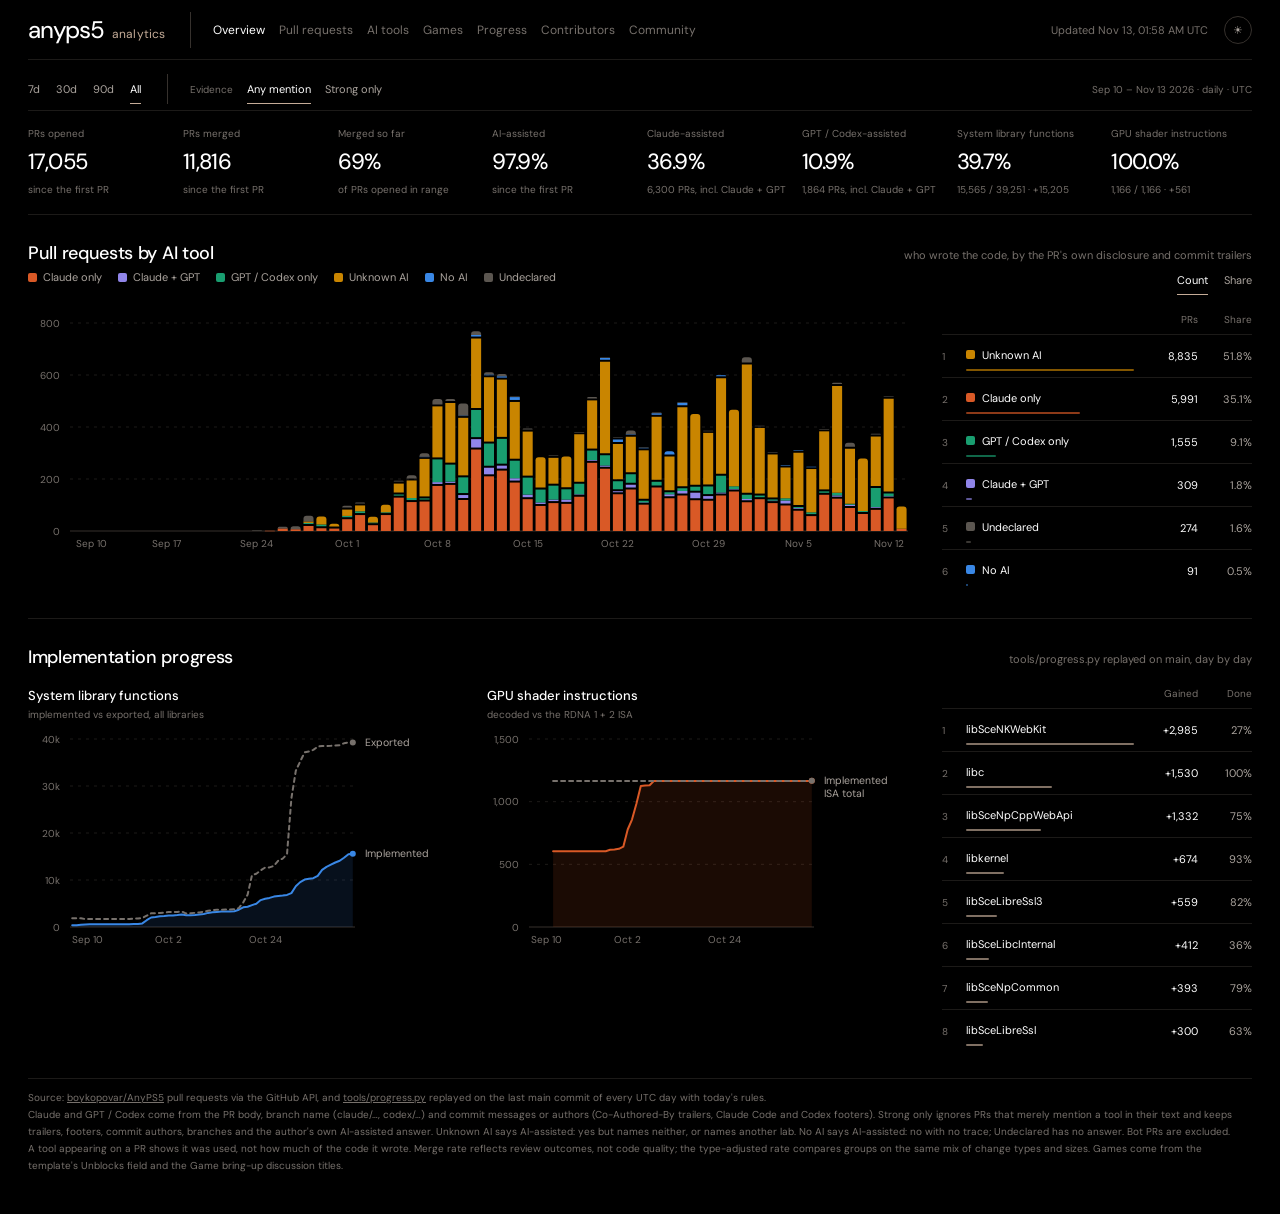
<file: index.html>
<!doctype html>
<html lang="en">
<head>
<meta charset="utf-8">
<meta name="viewport" content="width=device-width,initial-scale=1">
<meta name="theme-color" content="#000000">
<title>AnyPS5 analytics</title>
<link rel="icon" href="data:image/svg+xml,%3Csvg xmlns='http://www.w3.org/2000/svg' viewBox='0 0 32 32'%3E%3Crect width='32' height='32' rx='7' fill='%23000'/%3E%3Cpath d='M7 23V12m6 11V8m6 15v-7m6 7V5' stroke='%23c5ac98' stroke-width='3' stroke-linecap='round'/%3E%3C/svg%3E">
<link rel="preconnect" href="https://fonts.googleapis.com">
<link rel="preconnect" href="https://fonts.gstatic.com" crossorigin>
<link href="https://fonts.googleapis.com/css2?family=DM+Sans:wght@400;450;500;550;600;650;700&display=swap" rel="stylesheet">
<link rel="stylesheet" href="app.css">
</head>
<body>
<div class="app">
  <header class="app-header">
    <a class="brand" href="#overview"><strong>anyps5</strong><span>analytics</span></a>
    <nav class="section-tabs" id="tabs"></nav>
    <div class="header-meta">
      <span id="updated"></span>
      <button id="theme" type="button" aria-label="Toggle light and dark theme"></button>
    </div>
  </header>
  <div class="toolbar">
    <div class="pop-switch" id="range" role="group" aria-label="Date range"></div>
    <div class="pop-switch" id="evidence" role="group" aria-label="Attribution evidence"></div>
    <span class="toolbar-context" id="range-context"></span>
  </div>
  <main id="view"></main>
  <footer class="pop-note" id="footnote"></footer>
</div>
<div id="tip" class="tip" role="tooltip" hidden></div>
<script src="data/dashboard.js"></script>
<script src="app.js"></script>
</body>
</html>
</file>
<file: app.css>
:root {
  color-scheme: dark;
  --bg: #000;
  --hover: #141210;
  --surface: #0d0b0a;
  --fg: #fff;
  --fg-2: #aaa39d;
  --fg-3: #77716c;
  --line: #1c1a18;
  --line-2: #36312d;
  --accent: #c5ac98;
  --on-accent: #000;
  --good: #0ca30c;
  --bad: #e66767;
  --c-claude: #d95926;
  --c-both: #9085e9;
  --c-gpt: #199e70;
  --c-unknown: #c98500;
  --c-human: #3987e5;
  --c-undeclared: #5b5650;
  --s1: #3987e5;
  --s2: #d95926;
  --t5: #d55181;
  --t6: #008300;
  --t7: #9085e9;
  --font: "DM Sans", system-ui, -apple-system, "Segoe UI", sans-serif;
  font-family: var(--font);
  font-synthesis: none;
  background: var(--bg);
  color: var(--fg);
}
:root[data-theme="light"] {
  color-scheme: light;
  --bg: #fff;
  --hover: #f1eeea;
  --surface: #f8f6f3;
  --fg: #20201e;
  --fg-2: #625d57;
  --fg-3: #77716c;
  --line: #e8e4df;
  --line-2: #ccc5be;
  --accent: #806047;
  --on-accent: #fff;
  --good: #006300;
  --bad: #c03030;
  --c-claude: #eb6834;
  --c-both: #4a3aa7;
  --c-gpt: #1baf7a;
  --c-unknown: #eda100;
  --c-human: #2a78d6;
  --c-undeclared: #b9b2aa;
  --s1: #2a78d6;
  --s2: #eb6834;
  --t5: #e87ba4;
  --t6: #008300;
  --t7: #4a3aa7;
}
* { box-sizing: border-box; }
body { margin: 0; background: var(--bg); color: var(--fg); -webkit-font-smoothing: antialiased; }
button { font: inherit; color: inherit; background: none; border: 0; padding: 0; cursor: pointer; }
a { color: inherit; }
.app { max-width: 1400px; margin: 0 auto; padding: 0 28px 40px; }

.app-header { display: flex; align-items: center; gap: 24px; min-height: 60px; border-bottom: 1px solid var(--line); }
.brand { display: flex; align-items: baseline; gap: 8px; text-decoration: none; white-space: nowrap; }
.brand strong { font-size: 24px; font-weight: 450; letter-spacing: -1.2px; }
.brand span { font-size: 12px; color: var(--accent); letter-spacing: .2px; }
.section-tabs { display: flex; align-items: center; gap: 14px; padding-left: 22px; border-left: 1px solid var(--line-2); overflow-x: auto; scrollbar-width: none; }
.section-tabs button { color: var(--fg-3); min-height: 36px; font-size: 12px; white-space: nowrap; }
.section-tabs button:hover { color: var(--fg-2); }
.section-tabs button.active { color: var(--fg); }
.header-meta { margin-left: auto; display: flex; align-items: center; gap: 16px; color: var(--fg-3); font-size: 11px; white-space: nowrap; }
#theme { width: 28px; height: 28px; border: 1px solid var(--line-2); border-radius: 50%; display: inline-flex; align-items: center; justify-content: center; color: var(--fg-2); }
#theme:hover { color: var(--fg); border-color: var(--accent); }

.toolbar { display: flex; align-items: center; gap: 26px; padding: 14px 0 6px; }
.pop-switch { display: flex; align-items: center; gap: 16px; }
.pop-switch button { color: var(--fg-2); border-bottom: 1px solid transparent; min-height: 30px; font-size: 11px; }
.pop-switch button:hover { color: var(--fg); }
.pop-switch button.active { color: var(--fg); border-bottom-color: var(--accent); }
.toolbar-context { color: var(--fg-3); font-size: 10px; margin-left: auto; }

.pop-stats { display: grid; grid-template-columns: repeat(8, minmax(0, 1fr)); gap: 14px; padding: 16px 0 18px; border-top: 1px solid var(--line); border-bottom: 1px solid var(--line); }
.pop-stats.six { grid-template-columns: repeat(6, minmax(0, 1fr)); }
.pop-stats > div { display: flex; flex-direction: column; gap: 7px; min-width: 0; }
.pop-stats span { color: var(--fg-3); font-size: 10px; }
.pop-stats strong { font-size: 22px; font-weight: 450; letter-spacing: -.6px; white-space: nowrap; }
.pop-stats em { font-style: normal; font-size: 10px; color: var(--fg-3); font-variant-numeric: tabular-nums; }
.pop-stats em.up { color: var(--good); }
.pop-stats em.down { color: var(--bad); }

.section { padding: 26px 0 8px; border-bottom: 1px solid var(--line); }
.section > h2 { display: flex; justify-content: space-between; align-items: baseline; gap: 20px; margin: 0; font-size: 18px; font-weight: 500; letter-spacing: -.3px; }
.section > h2 .sub { color: var(--fg-3); font-size: 11px; font-weight: 400; letter-spacing: 0; }
.section-head { display: flex; align-items: center; gap: 26px; flex-wrap: wrap; }
.section-head .pop-switch { margin-left: auto; }
.pop-panel-body { display: grid; grid-template-columns: minmax(0, 1fr) 310px; gap: 24px; padding: 18px 0; }
.pop-panel-body.solo { grid-template-columns: minmax(0, 1fr); }
.duo { display: grid; grid-template-columns: repeat(2, minmax(0, 1fr)); gap: 28px; }
.chart-card h3 { margin: 0 0 4px; font-size: 13px; font-weight: 500; color: var(--fg); }
.chart-card p.caption { margin: 0 0 8px; color: var(--fg-3); font-size: 10px; }

.pop-chart { position: relative; width: 100%; min-width: 0; }
.pop-chart svg { display: block; width: 100%; overflow: visible; touch-action: pan-y; }
.pop-chart text { fill: var(--fg-3); font: 10px var(--font); font-variant-numeric: tabular-nums; }
.pop-chart text.end-label { fill: var(--fg-2); font-size: 10.5px; }
.pop-gridline { stroke: var(--line-2); stroke-dasharray: 3 5; opacity: .55; }
.pop-baseline { stroke: var(--line-2); }
.crosshair { stroke: var(--fg-3); stroke-width: 1; pointer-events: none; }
.hover-col { fill: var(--hover); }
.hit { fill: transparent; }

.legend { display: flex; flex-wrap: wrap; gap: 6px 16px; padding: 4px 0 10px; font-size: 11px; color: var(--fg-2); }
.legend span { display: inline-flex; align-items: center; gap: 6px; }
.legend i { display: inline-block; width: 9px; height: 9px; border-radius: 2px; }
.legend i.line { height: 2px; width: 12px; border-radius: 1px; }

.pop-ranking-panel { align-self: start; min-width: 0; }
.pop-ranking-heading { color: var(--fg-3); display: grid; grid-template-columns: minmax(0, 1fr) 56px 46px; gap: 8px; padding: 0 0 8px; font-size: 10px; }
.pop-ranking-heading > :not(:first-child) { text-align: right; }
.pop-rank { width: 100%; display: grid; grid-template-columns: 16px minmax(0, 1fr) 56px 46px; gap: 8px; align-items: center; min-height: 43px; border-top: 1px solid var(--line); font-size: 11px; text-align: left; font-variant-numeric: tabular-nums; }
.pop-rank:hover { background: var(--surface); }
.pop-rank-number { color: var(--fg-3); font-size: 10px; }
.pop-rank-name { position: relative; display: flex; align-items: center; gap: 7px; min-width: 0; padding: 8px 0 11px; }
.pop-rank-name > span { overflow: hidden; text-overflow: ellipsis; white-space: nowrap; }
.pop-rank-bar { position: absolute; left: 0; bottom: 2px; height: 2px; opacity: .65; border-radius: 1px; pointer-events: none; }
.pop-rank-value { text-align: right; }
.pop-rank-share { text-align: right; color: var(--fg-2); }
.swatch { flex-shrink: 0; width: 9px; height: 9px; border-radius: 2px; }
.pop-note { color: var(--fg-3); font-size: 10px; line-height: 1.7; margin: 10px 0 0; }
.pop-note p { margin: 0; }

.table-wrap { overflow-x: auto; padding: 14px 0 6px; }
table.data { width: 100%; border-collapse: collapse; font-size: 11px; font-variant-numeric: tabular-nums; }
table.data th { color: var(--fg-3); font-size: 10px; font-weight: 400; text-align: right; padding: 0 10px 8px; white-space: nowrap; cursor: pointer; user-select: none; }
table.data th.sorted { color: var(--fg); }
table.data th:first-child, table.data td:first-child { text-align: left; padding-left: 0; }
table.data td { border-top: 1px solid var(--line); padding: 9px 10px; text-align: right; white-space: nowrap; }
table.data tr:hover td { background: var(--surface); }
table.data td.name { max-width: 300px; }
table.data .cell-name { display: flex; align-items: center; gap: 9px; min-width: 0; overflow: hidden; text-overflow: ellipsis; }
table.data td.muted { color: var(--fg-3); }
table.data td.pos { color: var(--good); }
table.data img.avatar { width: 18px; height: 18px; border-radius: 50%; background: var(--line); flex-shrink: 0; }
.mix { display: inline-flex; width: 120px; height: 6px; gap: 1px; vertical-align: middle; border-radius: 2px; overflow: hidden; }
.mix b { display: block; height: 100%; }
.pct-bar { display: inline-block; position: relative; width: 70px; height: 4px; border-radius: 2px; background: var(--line); vertical-align: middle; margin-left: 8px; }
.pct-bar b { position: absolute; left: 0; top: 0; bottom: 0; border-radius: 2px; background: var(--accent); }
.spark { vertical-align: middle; }
.table-tools { display: flex; align-items: center; gap: 18px; padding-top: 12px; }
.table-tools input { background: transparent; color: var(--fg); border: 0; border-bottom: 1px solid var(--line-2); font: 11px var(--font); padding: 6px 0; width: 200px; outline: none; }
.table-tools input:focus { border-bottom-color: var(--accent); }
.table-tools button { color: var(--fg-2); font-size: 11px; }
.table-tools button:hover { color: var(--fg); }

.tip { position: fixed; z-index: 10; pointer-events: none; min-width: 150px; max-width: 280px; padding: 10px 12px; border: 1px solid var(--line-2); border-radius: 6px; background: var(--bg); box-shadow: 0 8px 28px rgba(0,0,0,.35); font-size: 11px; font-variant-numeric: tabular-nums; }
.tip .tip-title { color: var(--fg-3); font-size: 10px; margin-bottom: 7px; }
.tip .tip-row { display: grid; grid-template-columns: 12px auto minmax(0, 1fr); align-items: center; gap: 8px; padding: 2px 0; }
.tip .tip-row i { width: 10px; height: 2px; border-radius: 1px; }
.tip .tip-row strong { font-weight: 550; color: var(--fg); }
.tip .tip-row span { color: var(--fg-2); overflow: hidden; text-overflow: ellipsis; white-space: nowrap; }
.tip .tip-total { border-top: 1px solid var(--line); margin-top: 6px; padding-top: 6px; }

.empty { color: var(--fg-2); font-size: 12px; padding: 40px 0; text-align: center; }

@media (max-width: 1150px) {
  .pop-stats { grid-template-columns: repeat(4, minmax(0, 1fr)); }
  .pop-stats.six { grid-template-columns: repeat(3, minmax(0, 1fr)); }
  .pop-panel-body { grid-template-columns: minmax(0, 1fr) 270px; gap: 15px; }
}
@media (max-width: 900px) {
  .app { padding: 0 16px 32px; }
  .app-header { flex-wrap: wrap; gap: 0 16px; padding: 10px 0; }
  .section-tabs { order: 3; width: 100%; border-left: 0; padding-left: 0; }
  .pop-panel-body, .duo { grid-template-columns: minmax(0, 1fr); }
  .pop-stats, .pop-stats.six { grid-template-columns: repeat(2, minmax(0, 1fr)); }
}
@media (forced-colors: active) {
  .pop-rank-bar, .mix b, .swatch { forced-color-adjust: none; }
}
.toolbar { flex-wrap: wrap; row-gap: 6px; }
#evidence { padding-left: 22px; border-left: 1px solid var(--line-2); gap: 14px; }
.switch-label { color: var(--fg-3); font-size: 10px; }
.muted-id { color: var(--fg-3); font-size: 10px; }
.static-summary { padding: 24px 0; color: var(--fg-2); font-size: 13px; line-height: 1.7; max-width: 860px; }
.static-summary h1 { color: var(--fg); font-size: 22px; font-weight: 500; letter-spacing: -.4px; margin: 0 0 8px; }
.static-summary ul { padding-left: 18px; }
</file>
